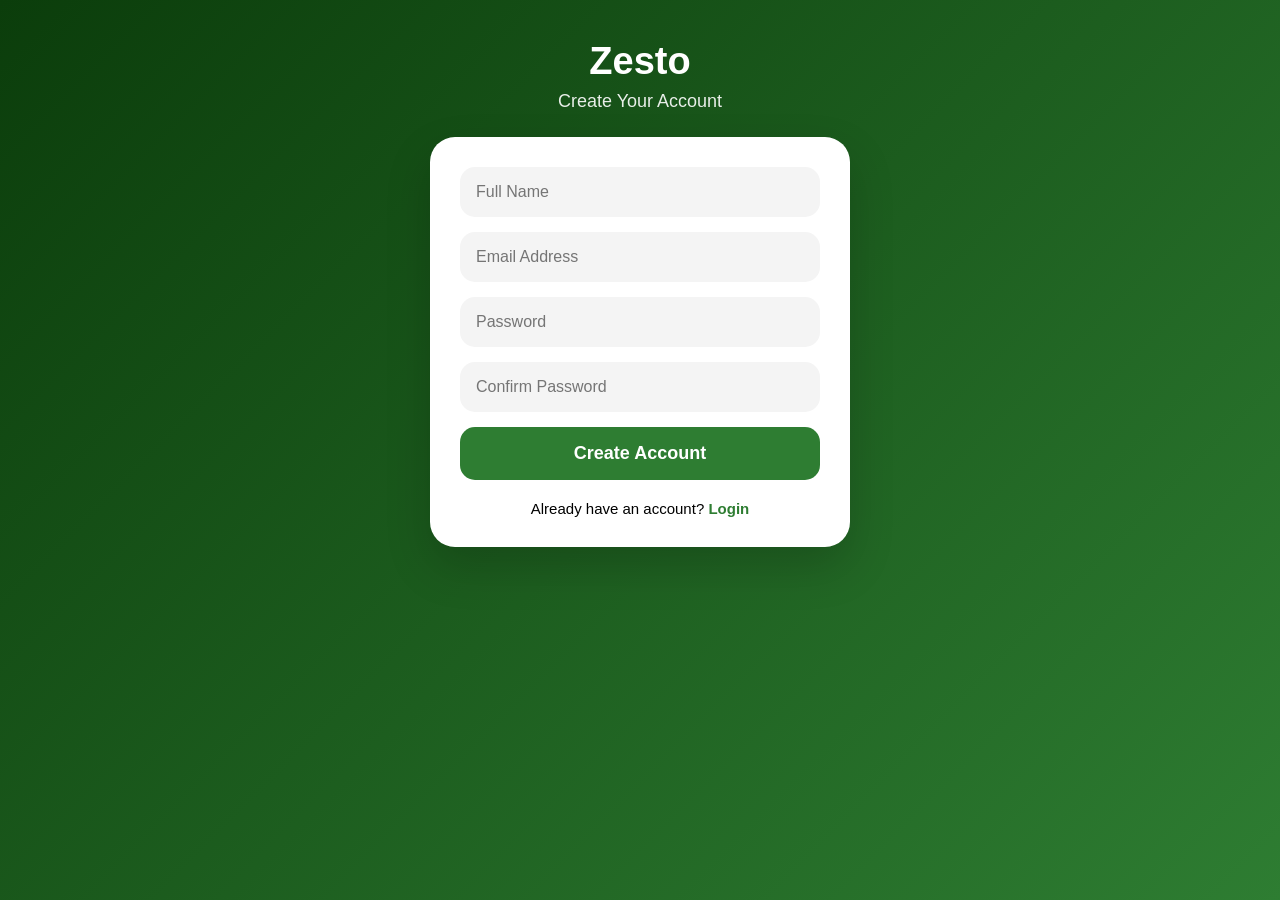
<file: signup.html>
<!DOCTYPE html>
<html lang="en">
<head>

<meta charset="UTF-8">
<meta name="viewport" content="width=device-width, initial-scale=1.0">

<title>Zesto Sign Up</title>

<link rel="stylesheet" href="signup.css">

</head>

<body>

<div class="signup-container">

<div class="signup-top">

<h1>Zesto</h1>

<p>Create Your Account</p>

</div>

<div class="signup-card">

<input type="text" placeholder="Full Name">

<input type="email" placeholder="Email Address">

<input type="password" placeholder="Password">

<input type="password" placeholder="Confirm Password">

<button class="signup-btn">Create Account</button>

<p class="login-link">
Already have an account?
<a href="login.html">Login</a>
</p>

</div>

</div>

<script src="signup.js"></script>

</body>
  </html>
</file>
<file: signup.css>
*{
margin:0;
padding:0;
box-sizing:border-box;
font-family:'Poppins',sans-serif;
}

body{
min-height:100vh;
display:flex;
justify-content:center;
align-items:flex-start;
background:linear-gradient(135deg,#0B3D0B,#2E7D32);
padding:40px 20px;
overflow-y:auto;
overflow-x:hidden;
}

.signup-container{
width:100%;
max-width:420px;
animation:fadeIn .8s ease;
padding-bottom:50px;
}

.signup-top{
text-align:center;
margin-bottom:25px;
color:#fff;
}

.signup-top h1{
font-size:38px;
font-weight:700;
}

.signup-top p{
margin-top:8px;
font-size:18px;
opacity:.9;
}

.signup-card{
background:#fff;
border-radius:25px;
padding:30px;
box-shadow:0 20px 45px rgba(0,0,0,.18);
}

.signup-card input{
width:100%;
padding:16px;
margin-bottom:15px;
border:none;
outline:none;
background:#F4F4F4;
border-radius:15px;
font-size:16px;
transition:.3s;
}

.signup-card input:focus{
background:#fff;
border:2px solid #2E7D32;
}

.signup-btn{
width:100%;
padding:16px;
border:none;
border-radius:15px;
background:#2E7D32;
color:#fff;
font-size:18px;
font-weight:700;
cursor:pointer;
transition:.3s;
}

.signup-btn:hover{
background:#1B5E20;
transform:translateY(-2px);
}

.login-link{
text-align:center;
margin-top:20px;
font-size:15px;
}

.login-link a{
color:#2E7D32;
font-weight:bold;
text-decoration:none;
}

@keyframes fadeIn{
from{
opacity:0;
transform:translateY(40px);
}
to{
opacity:1;
transform:translateY(0);
}
}
</file>
